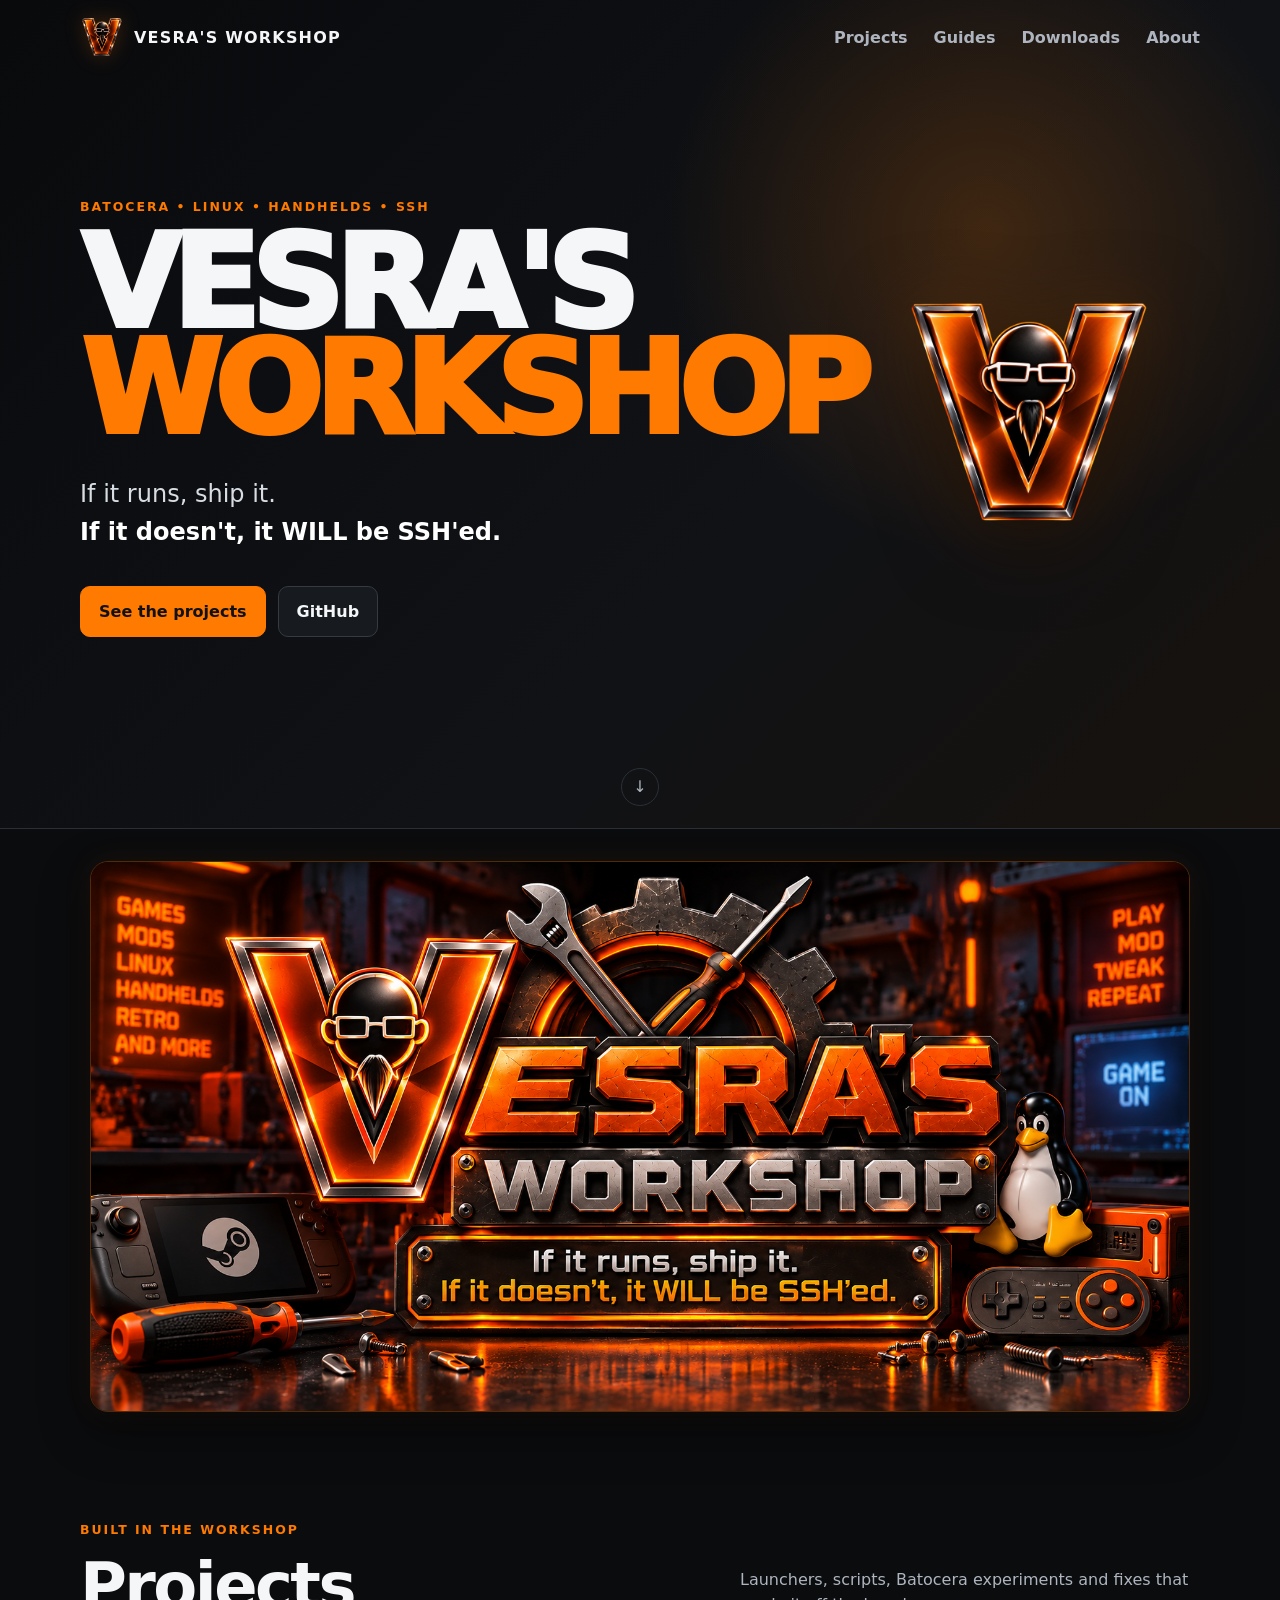
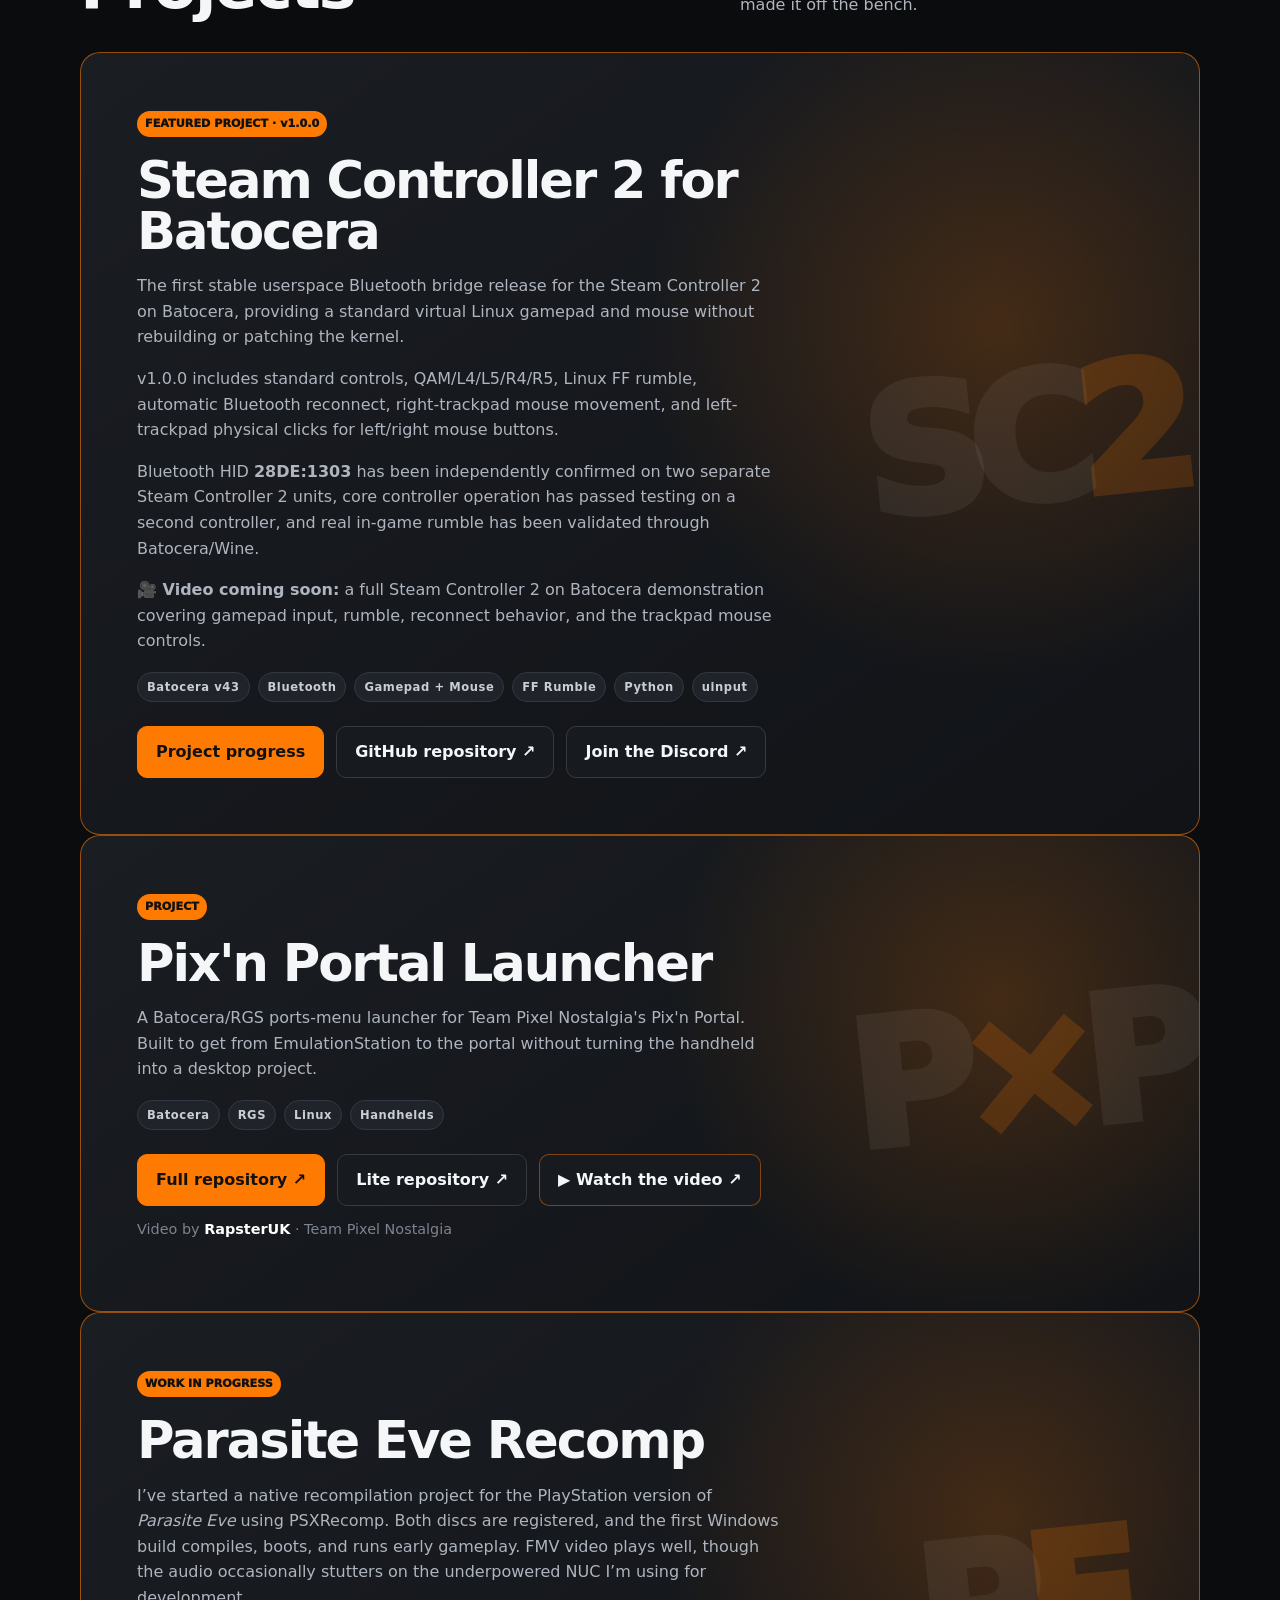
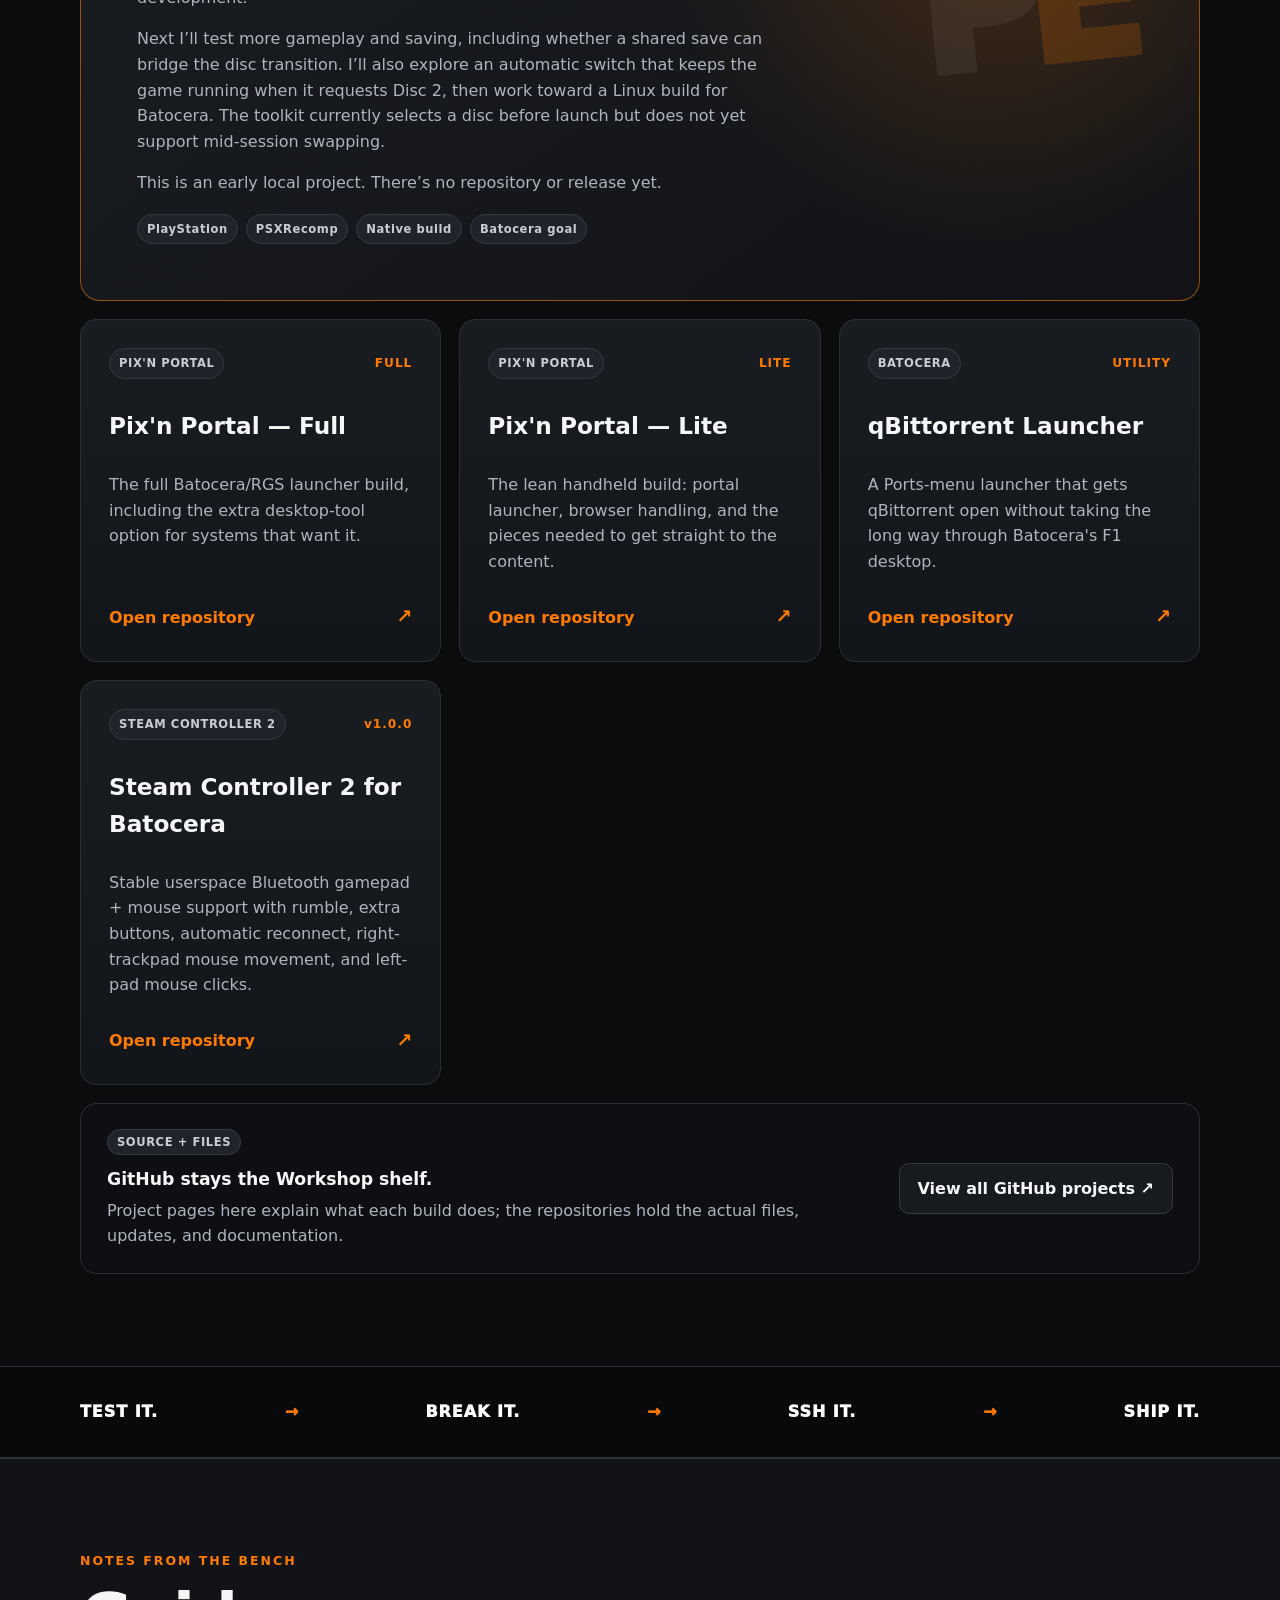
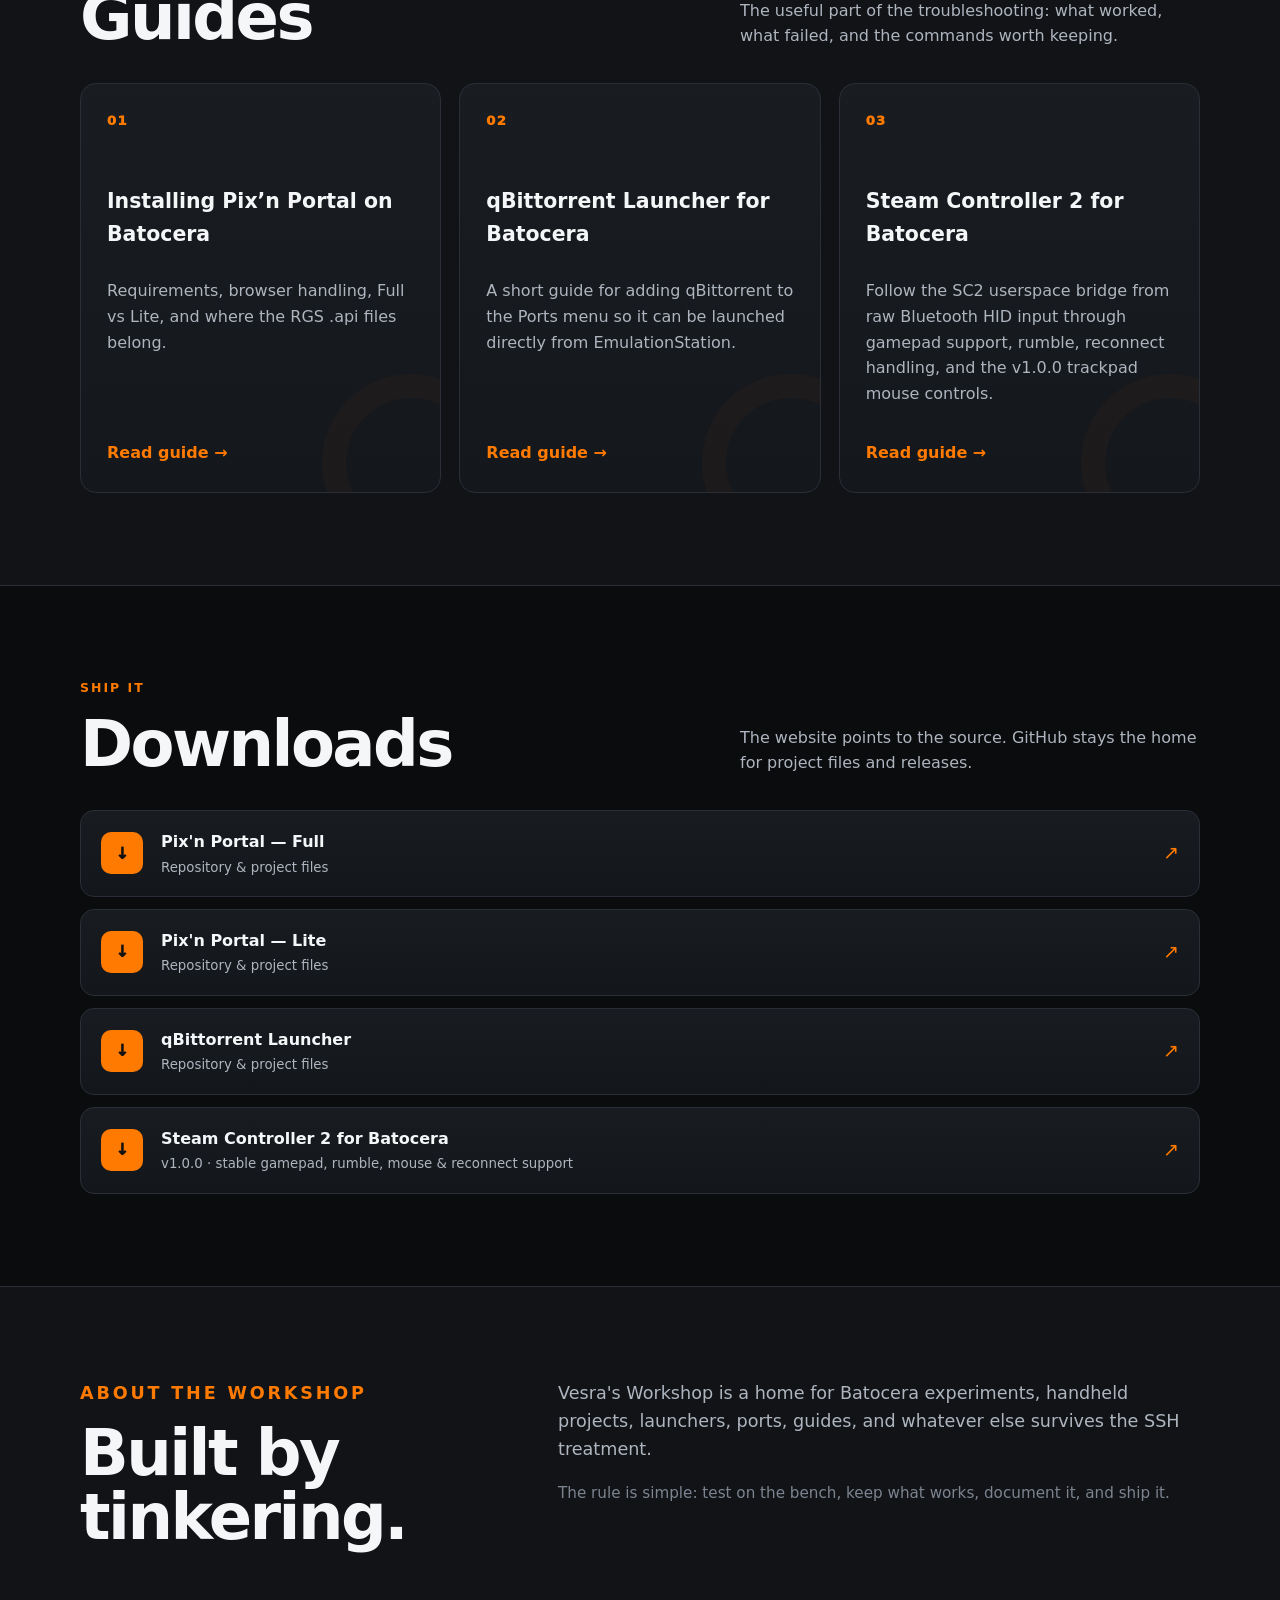
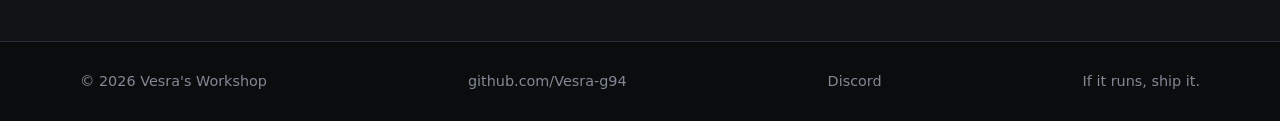
<file: index.html>
<!doctype html>
<html lang="en">
<head>
  <meta charset="utf-8">
  <meta name="viewport" content="width=device-width, initial-scale=1">
  <meta name="description" content="Vesra's Workshop — Batocera projects, launchers, guides, downloads, and experiments built for handhelds and Linux gaming.">
  <meta name="theme-color" content="#0b0c0e">
  <title>Vesra's Workshop</title>
  <meta property="og:title" content="Vesra's Workshop">
  <meta property="og:description" content="Batocera, Linux, handhelds, SSH, launchers, guides, and projects from Vesra's Workshop.">
  <meta property="og:type" content="website">
  <meta property="og:url" content="https://vesra-g94.github.io/">
  <meta property="og:image" content="https://vesra-g94.github.io/assets/workshop-banner.png">
  <meta name="twitter:card" content="summary_large_image">
  <meta name="twitter:title" content="Vesra's Workshop">
  <meta name="twitter:description" content="Batocera, Linux, handhelds, SSH, launchers, guides, and projects from Vesra's Workshop.">
  <meta name="twitter:image" content="https://vesra-g94.github.io/assets/workshop-banner.png">
  <link rel="stylesheet" href="styles.css">
</head>
<body>
  <header class="hero" id="top">
    <nav class="nav wrap">
      <a class="brand" href="#top"><img class="brand-logo" src="assets/vesra-logo.png" alt="Vesra logo"> <span>VESRA'S WORKSHOP</span></a>
      <div class="navlinks">
        <a href="#projects">Projects</a>
        <a href="#guides">Guides</a>
        <a href="#downloads">Downloads</a>
        <a href="#about">About</a>
      </div>
    </nav>

    <div class="hero-grid wrap">
      <div class="hero-content">
        <p class="eyebrow">BATOCERA • LINUX • HANDHELDS • SSH</p>
        <h1>VESRA'S<br><span>WORKSHOP</span></h1>
        <p class="tagline">If it runs, ship it.<br><strong>If it doesn't, it WILL be SSH'ed.</strong></p>
        <div class="actions">
          <a class="button primary" href="#projects">See the projects</a>
          <a class="button" href="https://github.com/Vesra-g94" target="_blank" rel="noopener">GitHub</a>
        </div>
      </div>
      <div class="hero-logo-wrap" aria-hidden="true">
        <img class="hero-logo" src="assets/vesra-logo.png" alt="">
      </div>
    </div>

    <a class="scroll-cue" href="#projects" aria-label="Scroll to projects">↓</a>
  </header>

  <main>
    
  <section class="workshop-showcase" aria-label="Vesra's Workshop banner">
    <div class="wrap" style="text-align:center;">
      <img src="assets/workshop-banner.png" alt="Vesra's Workshop — If it runs, ship it. If it doesn't, it WILL be SSH'ed." loading="lazy" style="display:block;width:min(100%,1100px);height:auto;margin:0 auto;">
    </div>
  </section>

<section id="projects" class="section wrap">
      <div class="section-heading split-heading">
        <div>
          <p class="eyebrow">BUILT IN THE WORKSHOP</p>
          <h2>Projects</h2>
        </div>
        <p class="section-copy">Launchers, scripts, Batocera experiments and fixes that made it off the bench.</p>
      </div>

      <article class="project-hero" aria-label="Current active project">
        <div class="project-hero-copy">
          <div class="badge">FEATURED PROJECT · v1.0.0</div>
          <h3>Steam Controller 2 for Batocera</h3>
          <p>The first stable userspace Bluetooth bridge release for the Steam Controller 2 on Batocera, providing a standard virtual Linux gamepad and mouse without rebuilding or patching the kernel.</p>
          <p>v1.0.0 includes standard controls, QAM/L4/L5/R4/R5, Linux FF rumble, automatic Bluetooth reconnect, right-trackpad mouse movement, and left-trackpad physical clicks for left/right mouse buttons.</p>
          <p>Bluetooth HID <strong>28DE:1303</strong> has been independently confirmed on two separate Steam Controller 2 units, core controller operation has passed testing on a second controller, and real in-game rumble has been validated through Batocera/Wine.</p>
          <p><strong>🎥 Video coming soon:</strong> a full Steam Controller 2 on Batocera demonstration covering gamepad input, rumble, reconnect behavior, and the trackpad mouse controls.</p>
          <div class="project-tags">
            <span>Batocera v43</span><span>Bluetooth</span><span>Gamepad + Mouse</span><span>FF Rumble</span><span>Python</span><span>uinput</span>
          </div>
          <div class="actions compact">
            <a class="button primary" href="guides/steam-controller-2-bridge.html">Project progress</a>
            <a class="button" href="https://github.com/Vesra-g94/Steam-Controller-2-for-batocera" target="_blank" rel="noopener">GitHub repository ↗</a>
            <a class="button" href="https://discord.gg/FuPFeDrry" target="_blank" rel="noopener">Join the Discord ↗</a>
          </div>
        </div>
        <div class="project-mark" aria-hidden="true">SC<span>2</span></div>
      </article>


      <article class="project-hero">
        <div class="project-hero-copy">
          <div class="badge">PROJECT</div>
          <h3>Pix'n Portal Launcher</h3>
          <p>A Batocera/RGS ports-menu launcher for Team Pixel Nostalgia's Pix'n Portal. Built to get from EmulationStation to the portal without turning the handheld into a desktop project.</p>
          <div class="project-tags">
            <span>Batocera</span><span>RGS</span><span>Linux</span><span>Handhelds</span>
          </div>
          <div class="actions compact">
            <a class="button primary" href="https://github.com/Vesra-g94/pixn-portal-full" target="_blank" rel="noopener">Full repository ↗</a>
            <a class="button" href="https://github.com/Vesra-g94/pixn-portal-lite" target="_blank" rel="noopener">Lite repository ↗</a>
            <a class="button video-button" href="https://youtu.be/FXvD-t4NhRM" target="_blank" rel="noopener">▶ Watch the video ↗</a>
          </div>
          <p class="video-credit">Video by <a href="https://www.youtube.com/@rapsters-tech-hangout" target="_blank" rel="noopener"><strong>RapsterUK</strong></a> · <a href="https://github.com/PixelNostalgia" target="_blank" rel="noopener">Team Pixel Nostalgia</a></p>
        </div>
        <div class="project-mark" aria-hidden="true">P<span>×</span>P</div>
      </article>


      <article class="project-hero" aria-label="Parasite Eve recompilation progress">
        <div class="project-hero-copy">
          <div class="badge">WORK IN PROGRESS</div>
          <h3>Parasite Eve Recomp</h3>
          <p>I’ve started a native recompilation project for the PlayStation version of <em>Parasite Eve</em> using PSXRecomp. Both discs are registered, and the first Windows build compiles, boots, and runs early gameplay. FMV video plays well, though the audio occasionally stutters on the underpowered NUC I’m using for development.</p>
          <p>Next I’ll test more gameplay and saving, including whether a shared save can bridge the disc transition. I’ll also explore an automatic switch that keeps the game running when it requests Disc 2, then work toward a Linux build for Batocera. The toolkit currently selects a disc before launch but does not yet support mid-session swapping.</p>
          <p>This is an early local project. There’s no repository or release yet.</p>
          <div class="project-tags">
            <span>PlayStation</span><span>PSXRecomp</span><span>Native build</span><span>Batocera goal</span>
          </div>
        </div>
        <div class="project-mark" aria-hidden="true">P<span>E</span></div>
      </article>

      <div class="repo-grid">
        <a class="repo-card" href="https://github.com/Vesra-g94/pixn-portal-full" target="_blank" rel="noopener">
          <div class="repo-card-top"><span class="mini-badge">PIX'N PORTAL</span><span class="status">FULL</span></div>
          <h3>Pix'n Portal — Full</h3>
          <p>The full Batocera/RGS launcher build, including the extra desktop-tool option for systems that want it.</p>
          <div class="repo-footer"><span>Open repository</span><span class="repo-arrow">↗</span></div>
        </a>

        <a class="repo-card" href="https://github.com/Vesra-g94/pixn-portal-lite" target="_blank" rel="noopener">
          <div class="repo-card-top"><span class="mini-badge">PIX'N PORTAL</span><span class="status">LITE</span></div>
          <h3>Pix'n Portal — Lite</h3>
          <p>The lean handheld build: portal launcher, browser handling, and the pieces needed to get straight to the content.</p>
          <div class="repo-footer"><span>Open repository</span><span class="repo-arrow">↗</span></div>
        </a>

        <a class="repo-card" href="https://github.com/Vesra-g94/qBittorrent-launcher" target="_blank" rel="noopener">
          <div class="repo-card-top"><span class="mini-badge">BATOCERA</span><span class="status">UTILITY</span></div>
          <h3>qBittorrent Launcher</h3>
          <p>A Ports-menu launcher that gets qBittorrent open without taking the long way through Batocera's F1 desktop.</p>
          <div class="repo-footer"><span>Open repository</span><span class="repo-arrow">↗</span></div>
        </a>

        <a class="repo-card" href="https://github.com/Vesra-g94/Steam-Controller-2-for-batocera" target="_blank" rel="noopener">
          <div class="repo-card-top"><span class="mini-badge">STEAM CONTROLLER 2</span><span class="status">v1.0.0</span></div>
          <h3>Steam Controller 2 for Batocera</h3>
          <p>Stable userspace Bluetooth gamepad + mouse support with rumble, extra buttons, automatic reconnect, right-trackpad mouse movement, and left-pad mouse clicks.</p>
          <div class="repo-footer"><span>Open repository</span><span class="repo-arrow">↗</span></div>
        </a>
      </div>

      <div class="github-strip">
        <div>
          <span class="mini-badge">SOURCE + FILES</span>
          <strong>GitHub stays the Workshop shelf.</strong>
          <p>Project pages here explain what each build does; the repositories hold the actual files, updates, and documentation.</p>
        </div>
        <a class="button" href="https://github.com/Vesra-g94" target="_blank" rel="noopener">View all GitHub projects ↗</a>
      </div>
    </section>

    <section class="manifesto">
      <div class="wrap manifesto-inner">
        <p>TEST IT.</p><span>→</span><p>BREAK IT.</p><span>→</span><p>SSH IT.</p><span>→</span><p>SHIP IT.</p>
      </div>
    </section>

    <section id="guides" class="section section-dark">
      <div class="wrap">
        <div class="section-heading split-heading">
          <div>
            <p class="eyebrow">NOTES FROM THE BENCH</p>
            <h2>Guides</h2>
          </div>
          <p class="section-copy">The useful part of the troubleshooting: what worked, what failed, and the commands worth keeping.</p>
        </div>

        <div class="grid guide-grid">
          <a class="panel numbered guide-card" href="guides/pixn-portal.html">
            <span class="number">01</span>
            <h3>Installing Pix’n Portal on Batocera</h3>
            <p>Requirements, browser handling, Full vs Lite, and where the RGS .api files belong.</p>
            <span class="text-link">Read guide →</span>
          </a>
          <a class="panel numbered guide-card" href="guides/qbittorrent.html">
            <span class="number">02</span>
            <h3>qBittorrent Launcher for Batocera</h3>
            <p>A short guide for adding qBittorrent to the Ports menu so it can be launched directly from EmulationStation.</p>
            <span class="text-link">Read guide →</span>
          </a>
          <a class="panel numbered guide-card" href="guides/steam-controller-2-bridge.html">
            <span class="number">03</span>
            <h3>Steam Controller 2 for Batocera</h3>
            <p>Follow the SC2 userspace bridge from raw Bluetooth HID input through gamepad support, rumble, reconnect handling, and the v1.0.0 trackpad mouse controls.</p>
            <span class="text-link">Read guide →</span>
          </a>
        </div>
      </div>
    </section>

    <section id="downloads" class="section wrap">
      <div class="section-heading split-heading">
        <div>
          <p class="eyebrow">SHIP IT</p>
          <h2>Downloads</h2>
        </div>
        <p class="section-copy">The website points to the source. GitHub stays the home for project files and releases.</p>
      </div>

      <div class="download-grid">
        <a class="download-card" href="https://github.com/Vesra-g94/pixn-portal-full" target="_blank" rel="noopener">
          <span class="download-icon">↓</span>
          <div><strong>Pix'n Portal — Full</strong><small>Repository & project files</small></div>
          <span class="arrow">↗</span>
        </a>
        <a class="download-card" href="https://github.com/Vesra-g94/pixn-portal-lite" target="_blank" rel="noopener">
          <span class="download-icon">↓</span>
          <div><strong>Pix'n Portal — Lite</strong><small>Repository & project files</small></div>
          <span class="arrow">↗</span>
        </a>
        <a class="download-card" href="https://github.com/Vesra-g94/qBittorrent-launcher" target="_blank" rel="noopener">
          <span class="download-icon">↓</span>
          <div><strong>qBittorrent Launcher</strong><small>Repository & project files</small></div>
          <span class="arrow">↗</span>
        </a>

        <a class="download-card" href="https://github.com/Vesra-g94/Steam-Controller-2-for-batocera" target="_blank" rel="noopener">
          <span class="download-icon">↓</span>
          <div><strong>Steam Controller 2 for Batocera</strong><small>v1.0.0 · stable gamepad, rumble, mouse & reconnect support</small></div>
          <span class="arrow">↗</span>
        </a>
      </div>
    </section>

    <section id="about" class="section section-dark">
      <div class="wrap about">
        <div>
          <p class="eyebrow">ABOUT THE WORKSHOP</p>
          <h2>Built by tinkering.</h2>
        </div>
        <div>
          <p>Vesra's Workshop is a home for Batocera experiments, handheld projects, launchers, ports, guides, and whatever else survives the SSH treatment.</p>
          <p class="about-small">The rule is simple: test on the bench, keep what works, document it, and ship it.</p>
        </div>
      </div>
    </section>
  </main>

  <footer>
    <div class="wrap footer-inner">
      <span>© <span id="year"></span> Vesra's Workshop</span>
      <a href="https://github.com/Vesra-g94" target="_blank" rel="noopener">github.com/Vesra-g94</a>
      <a href="https://discord.gg/FuPFeDrry" target="_blank" rel="noopener">Discord</a>
      <span>If it runs, ship it.</span>
    </div>
  </footer>

  <script src="script.js"></script>
</body>
</html>
</file>
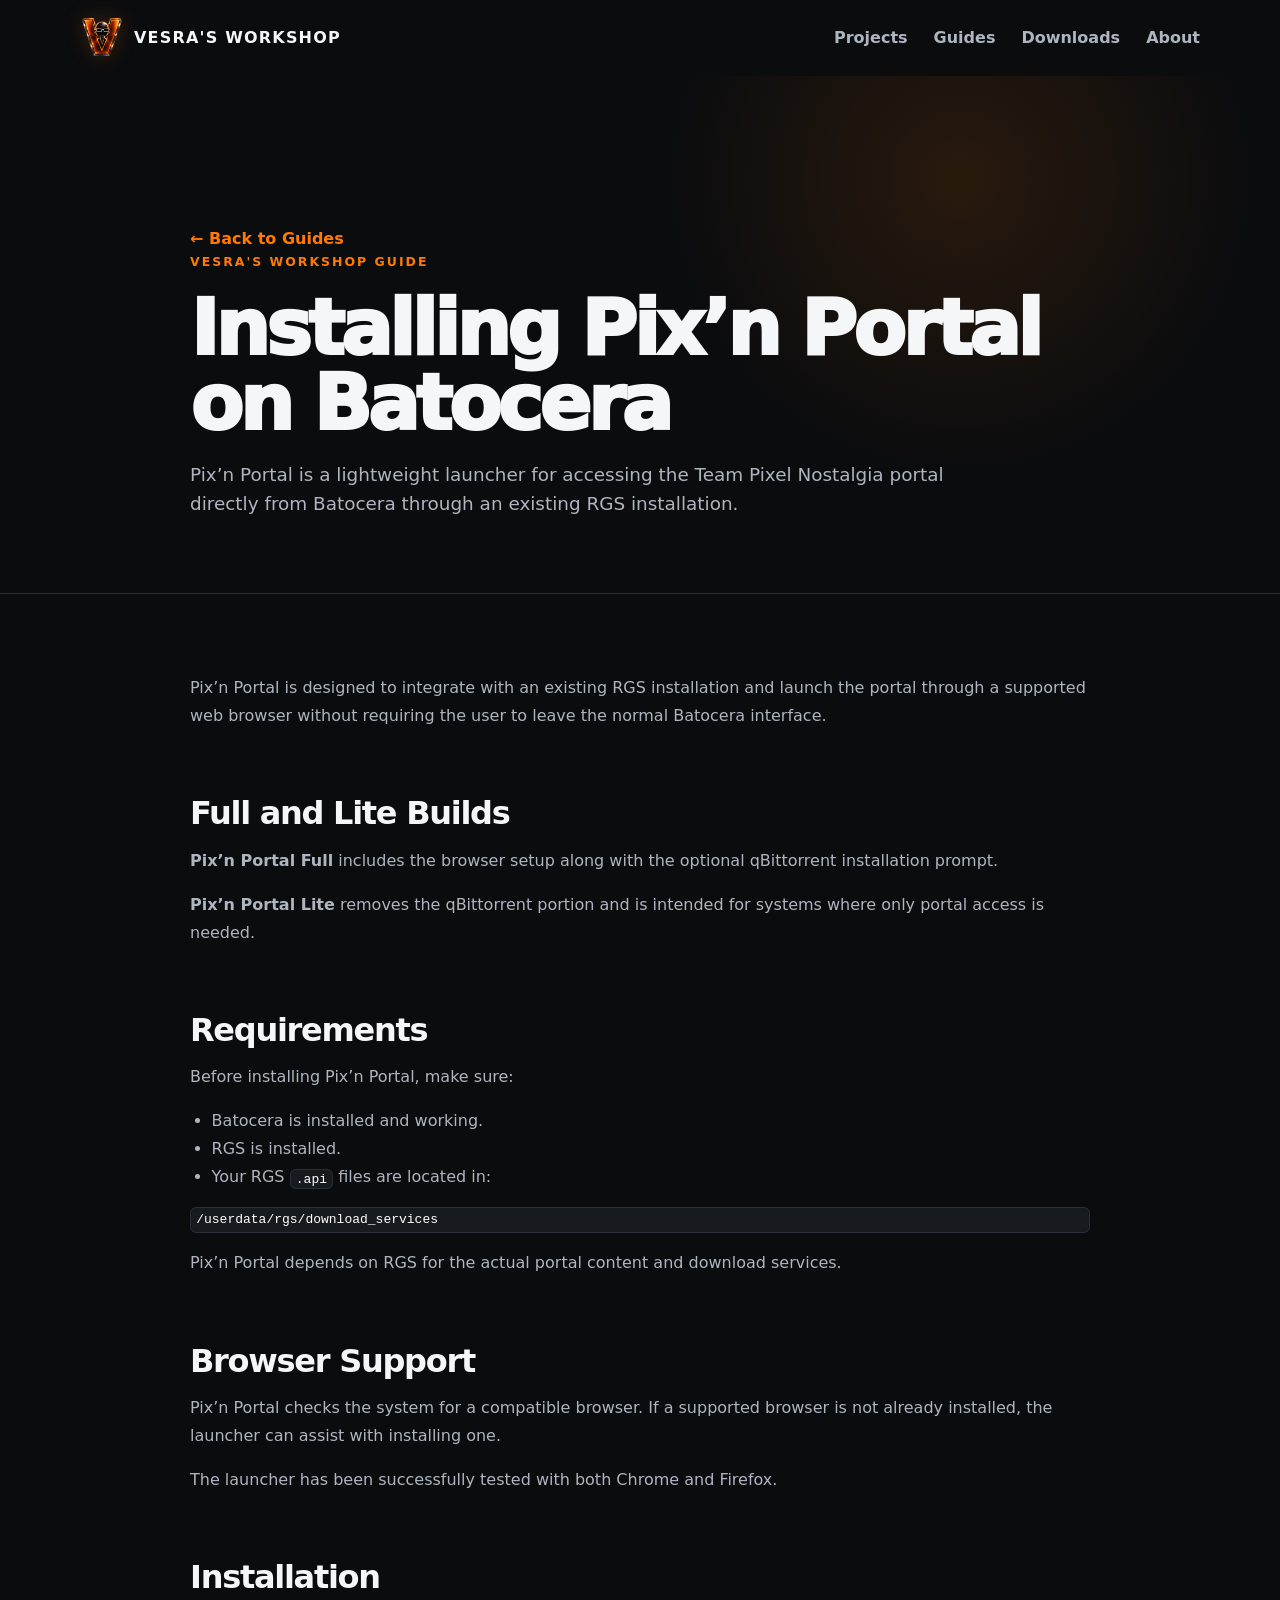
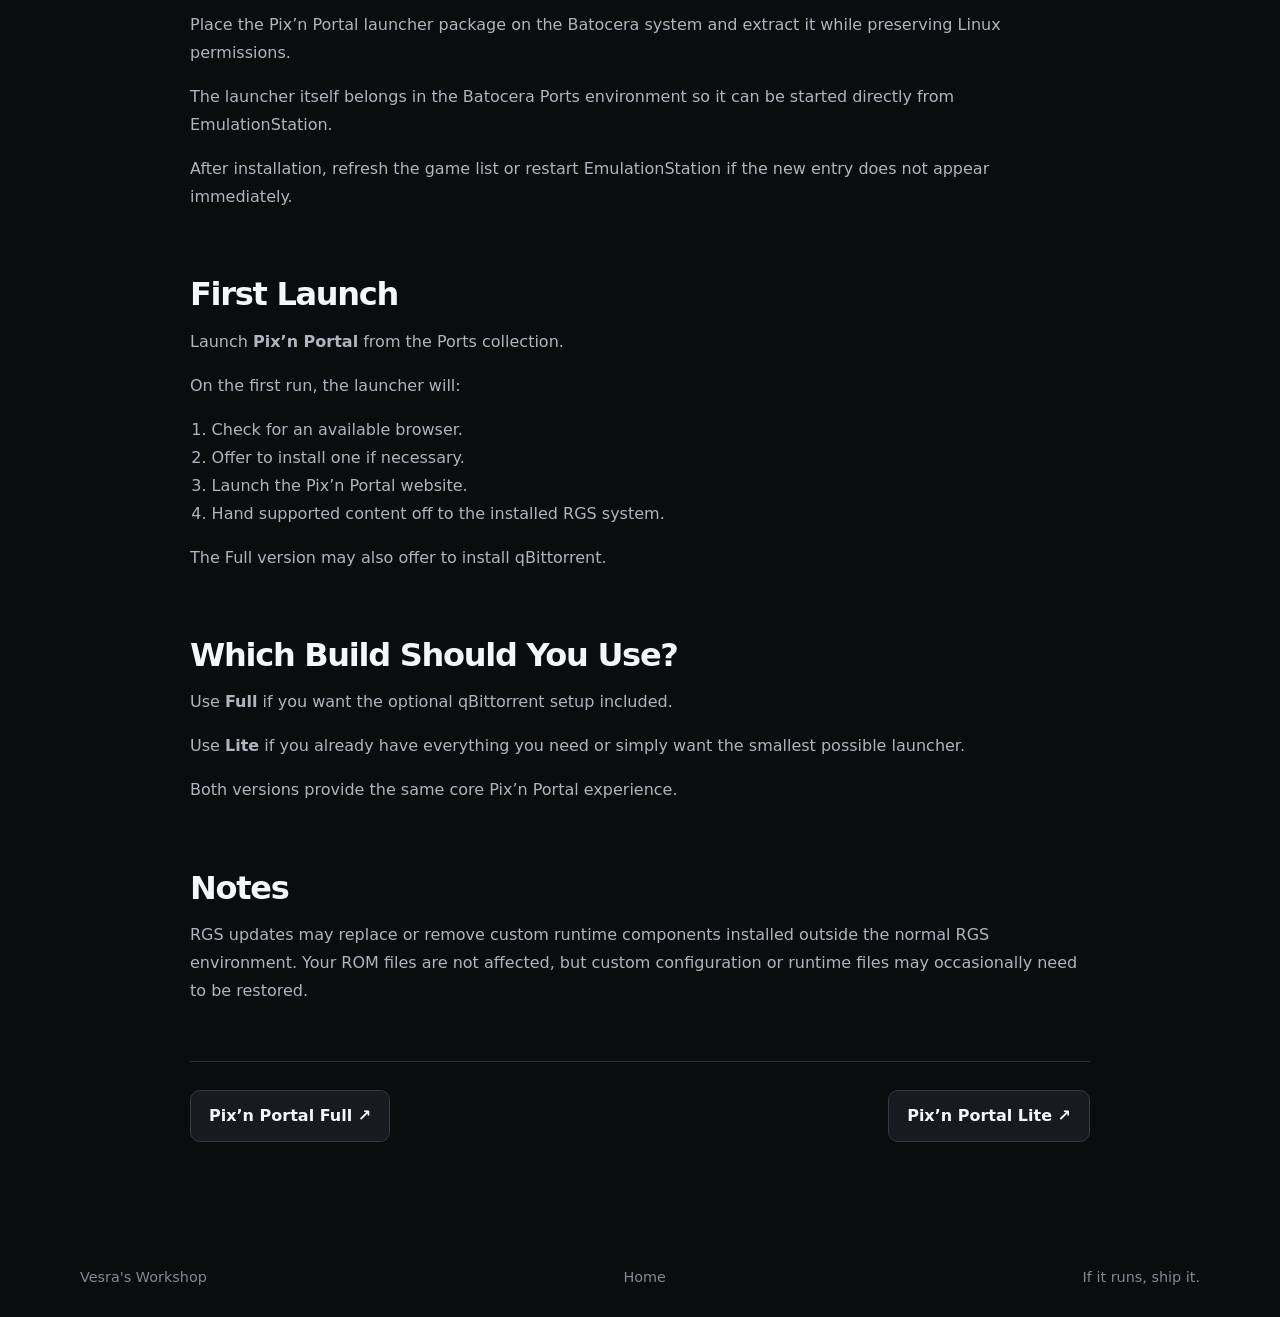
<file: guides/pixn-portal.html>
<!doctype html>
<html lang="en">
<head>
  <meta charset="utf-8">
  <meta name="viewport" content="width=device-width, initial-scale=1">
  <meta name="description" content="Installing Pix'n Portal on Batocera — requirements, browser support, Full vs Lite, and RGS setup.">
  <meta name="theme-color" content="#0b0c0e">
  <title>Installing Pix’n Portal on Batocera | Vesra's Workshop</title>
  <link rel="stylesheet" href="../styles.css">
</head>
<body>
  <nav class="nav wrap">
    <a class="brand" href="../index.html"><img class="brand-logo" src="../assets/vesra-logo.png" alt="Vesra logo"> <span>VESRA'S WORKSHOP</span></a>
    <div class="navlinks"><a href="../index.html#projects">Projects</a><a href="../index.html#guides">Guides</a><a href="../index.html#downloads">Downloads</a><a href="../index.html#about">About</a></div>
  </nav>

  <header class="article-hero">
    <div class="wrap article-shell">
      <a class="breadcrumb" href="../index.html#guides">← Back to Guides</a>
      <p class="eyebrow">VESRA'S WORKSHOP GUIDE</p>
      <h1>Installing Pix’n Portal on Batocera</h1>
      <p class="lede">Pix’n Portal is a lightweight launcher for accessing the Team Pixel Nostalgia portal directly from Batocera through an existing RGS installation.</p>
    </div>
  </header>

  <main class="wrap article-shell article-body">
    <p>Pix’n Portal is designed to integrate with an existing RGS installation and launch the portal through a supported web browser without requiring the user to leave the normal Batocera interface.</p>

    <h2>Full and Lite Builds</h2>
    <p><strong>Pix’n Portal Full</strong> includes the browser setup along with the optional qBittorrent installation prompt.</p>
    <p><strong>Pix’n Portal Lite</strong> removes the qBittorrent portion and is intended for systems where only portal access is needed.</p>

    <h2>Requirements</h2>
    <p>Before installing Pix’n Portal, make sure:</p>
    <ul>
      <li>Batocera is installed and working.</li>
      <li>RGS is installed.</li>
      <li>Your RGS <code>.api</code> files are located in:</li>
    </ul>
    <code class="codeblock">/userdata/rgs/download_services</code>
    <p>Pix’n Portal depends on RGS for the actual portal content and download services.</p>

    <h2>Browser Support</h2>
    <p>Pix’n Portal checks the system for a compatible browser. If a supported browser is not already installed, the launcher can assist with installing one.</p>
    <p>The launcher has been successfully tested with both Chrome and Firefox.</p>

    <h2>Installation</h2>
    <p>Place the Pix’n Portal launcher package on the Batocera system and extract it while preserving Linux permissions.</p>
    <p>The launcher itself belongs in the Batocera Ports environment so it can be started directly from EmulationStation.</p>
    <p>After installation, refresh the game list or restart EmulationStation if the new entry does not appear immediately.</p>

    <h2>First Launch</h2>
    <p>Launch <strong>Pix’n Portal</strong> from the Ports collection.</p>
    <p>On the first run, the launcher will:</p>
    <ol>
      <li>Check for an available browser.</li>
      <li>Offer to install one if necessary.</li>
      <li>Launch the Pix’n Portal website.</li>
      <li>Hand supported content off to the installed RGS system.</li>
    </ol>
    <p>The Full version may also offer to install qBittorrent.</p>

    <h2>Which Build Should You Use?</h2>
    <p>Use <strong>Full</strong> if you want the optional qBittorrent setup included.</p>
    <p>Use <strong>Lite</strong> if you already have everything you need or simply want the smallest possible launcher.</p>
    <p>Both versions provide the same core Pix’n Portal experience.</p>

    <h2>Notes</h2>
    <p>RGS updates may replace or remove custom runtime components installed outside the normal RGS environment. Your ROM files are not affected, but custom configuration or runtime files may occasionally need to be restored.</p>

    <div class="article-nav">
      <a class="button" href="https://github.com/Vesra-g94/pixn-portal-full" target="_blank" rel="noopener">Pix’n Portal Full ↗</a>
      <a class="button" href="https://github.com/Vesra-g94/pixn-portal-lite" target="_blank" rel="noopener">Pix’n Portal Lite ↗</a>
    </div>
  </main>

  <footer><div class="wrap footer-inner"><span>Vesra's Workshop</span><a href="../index.html">Home</a><span>If it runs, ship it.</span></div></footer>
</body>
</html>
</file>
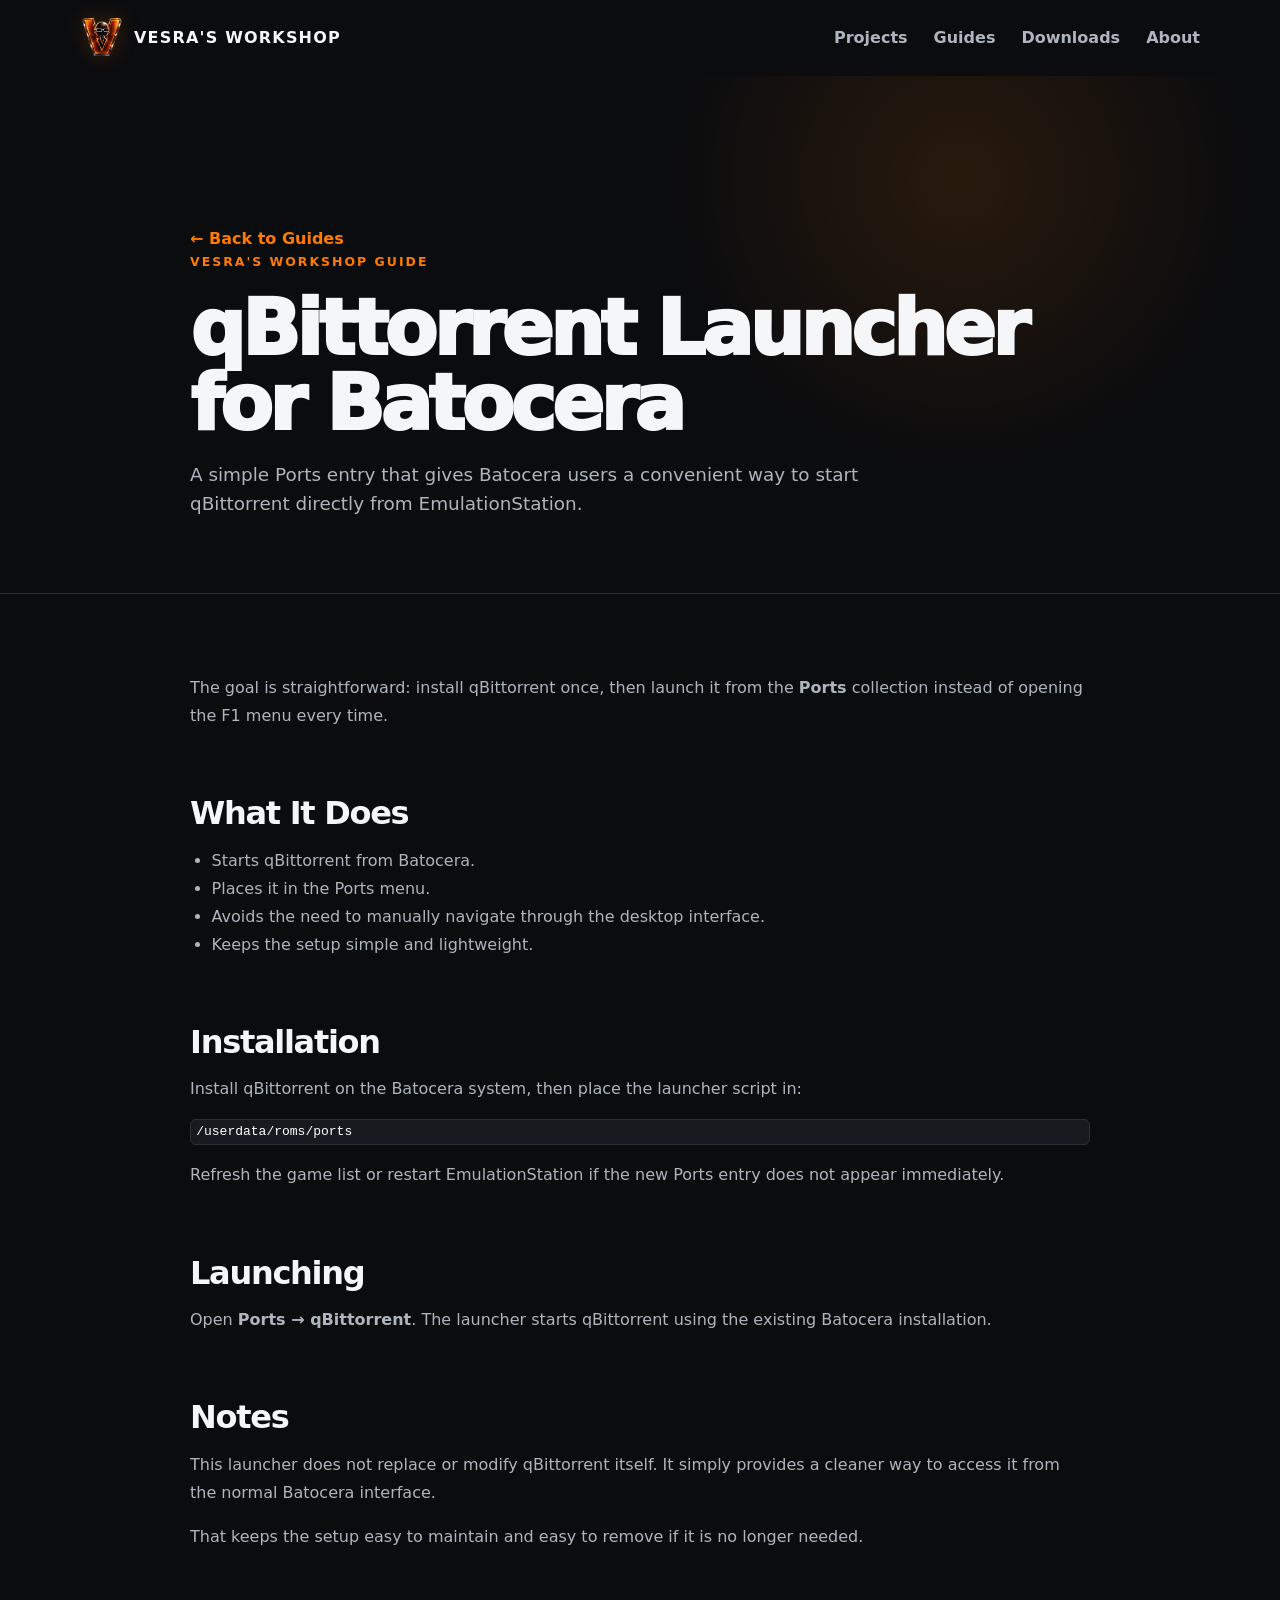
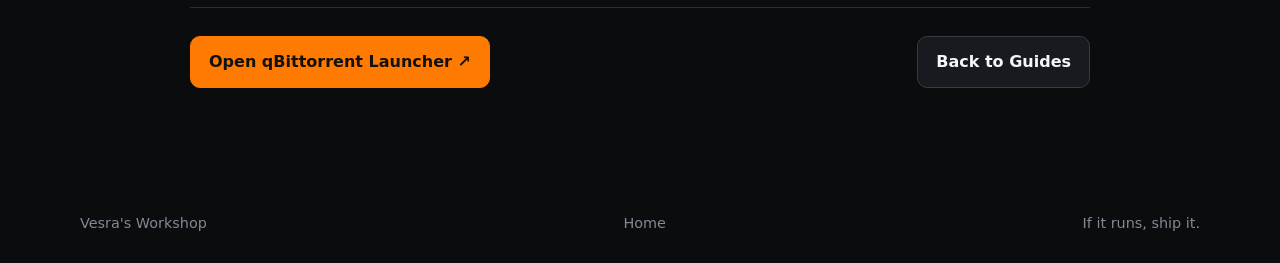
<file: guides/qbittorrent.html>
<!doctype html>
<html lang="en">
<head>
  <meta charset="utf-8">
  <meta name="viewport" content="width=device-width, initial-scale=1">
  <meta name="description" content="A short guide to launching qBittorrent directly from the Batocera Ports menu.">
  <meta name="theme-color" content="#0b0c0e">
  <title>qBittorrent Launcher for Batocera | Vesra's Workshop</title>
  <link rel="stylesheet" href="../styles.css">
</head>
<body>
  <nav class="nav wrap">
    <a class="brand" href="../index.html"><img class="brand-logo" src="../assets/vesra-logo.png" alt="Vesra logo"> <span>VESRA'S WORKSHOP</span></a>
    <div class="navlinks"><a href="../index.html#projects">Projects</a><a href="../index.html#guides">Guides</a><a href="../index.html#downloads">Downloads</a><a href="../index.html#about">About</a></div>
  </nav>

  <header class="article-hero">
    <div class="wrap article-shell">
      <a class="breadcrumb" href="../index.html#guides">← Back to Guides</a>
      <p class="eyebrow">VESRA'S WORKSHOP GUIDE</p>
      <h1>qBittorrent Launcher for Batocera</h1>
      <p class="lede">A simple Ports entry that gives Batocera users a convenient way to start qBittorrent directly from EmulationStation.</p>
    </div>
  </header>

  <main class="wrap article-shell article-body">
    <p>The goal is straightforward: install qBittorrent once, then launch it from the <strong>Ports</strong> collection instead of opening the F1 menu every time.</p>

    <h2>What It Does</h2>
    <ul>
      <li>Starts qBittorrent from Batocera.</li>
      <li>Places it in the Ports menu.</li>
      <li>Avoids the need to manually navigate through the desktop interface.</li>
      <li>Keeps the setup simple and lightweight.</li>
    </ul>

    <h2>Installation</h2>
    <p>Install qBittorrent on the Batocera system, then place the launcher script in:</p>
    <code class="codeblock">/userdata/roms/ports</code>
    <p>Refresh the game list or restart EmulationStation if the new Ports entry does not appear immediately.</p>

    <h2>Launching</h2>
    <p>Open <strong>Ports → qBittorrent</strong>. The launcher starts qBittorrent using the existing Batocera installation.</p>

    <h2>Notes</h2>
    <p>This launcher does not replace or modify qBittorrent itself. It simply provides a cleaner way to access it from the normal Batocera interface.</p>
    <p>That keeps the setup easy to maintain and easy to remove if it is no longer needed.</p>

    <div class="article-nav">
      <a class="button primary" href="https://github.com/Vesra-g94/qBittorrent-launcher" target="_blank" rel="noopener">Open qBittorrent Launcher ↗</a>
      <a class="button" href="../index.html#guides">Back to Guides</a>
    </div>
  </main>

  <footer><div class="wrap footer-inner"><span>Vesra's Workshop</span><a href="../index.html">Home</a><span>If it runs, ship it.</span></div></footer>
</body>
</html>
</file>
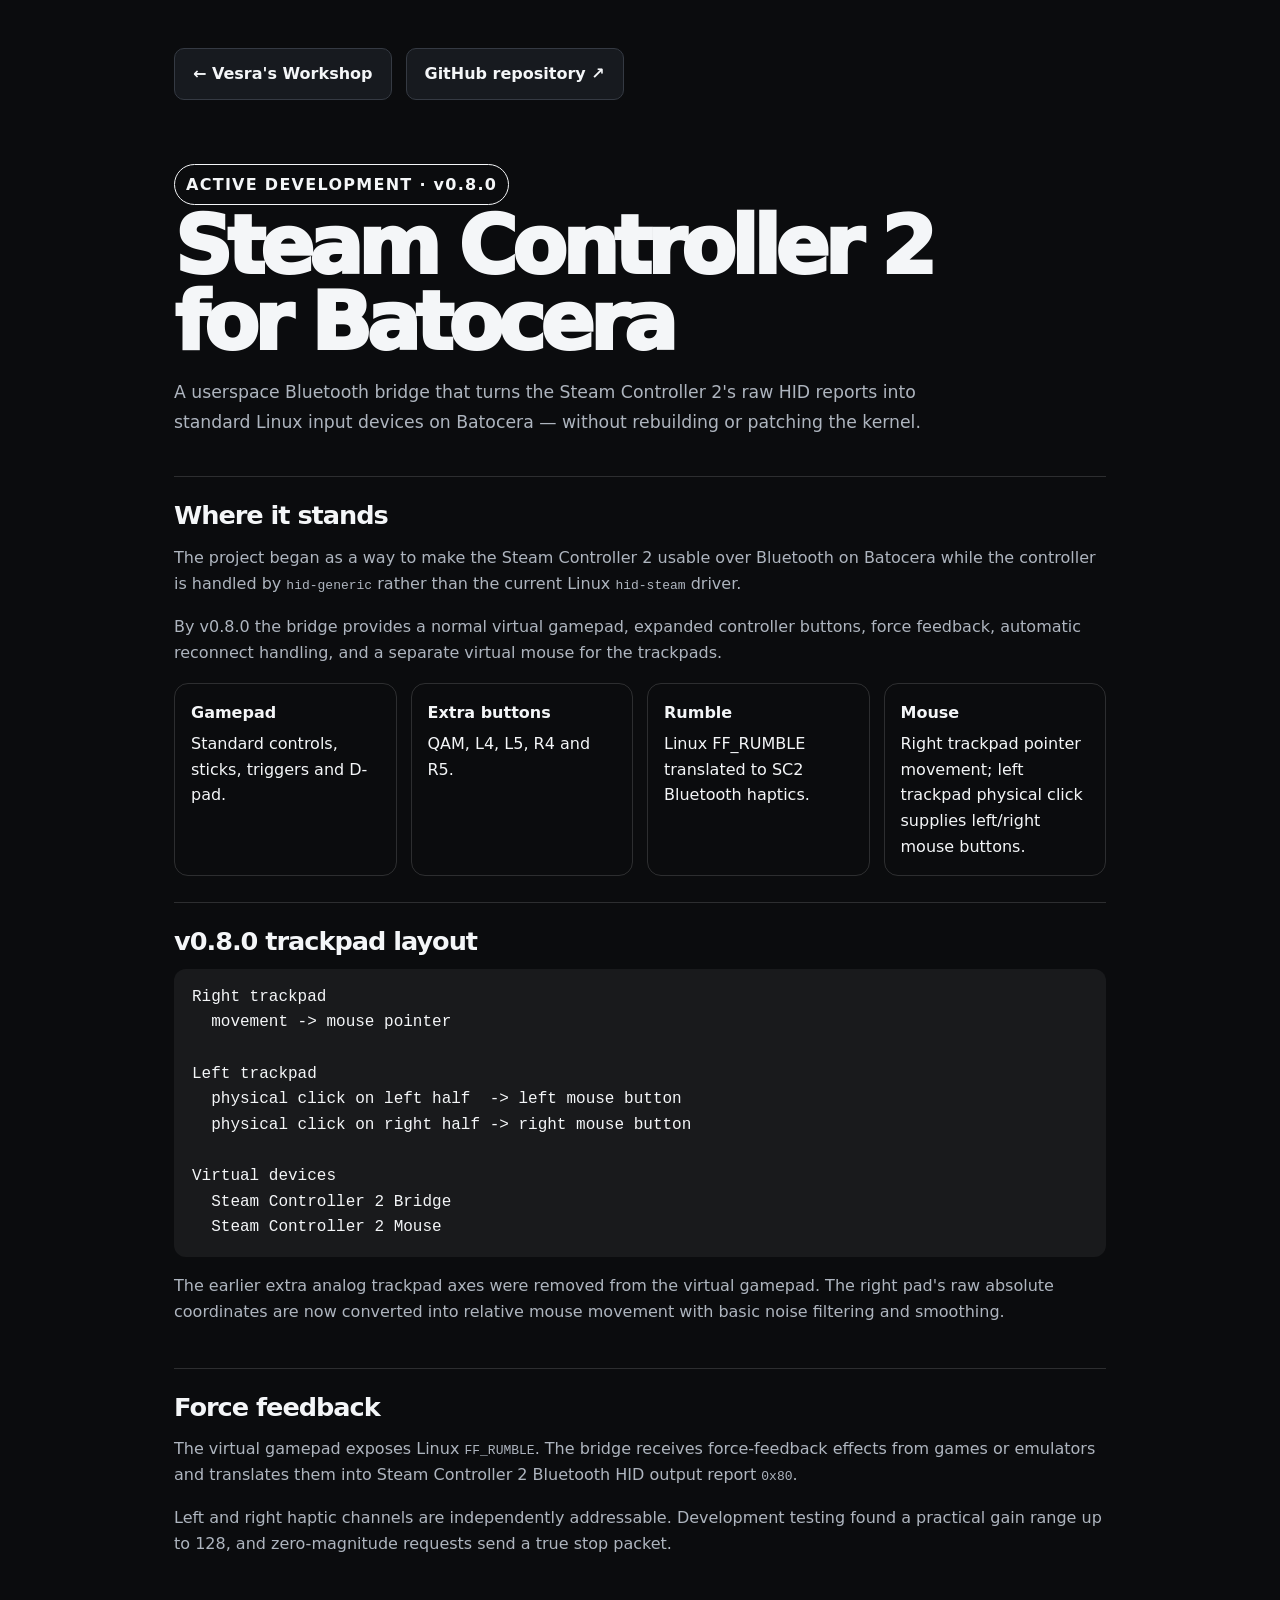
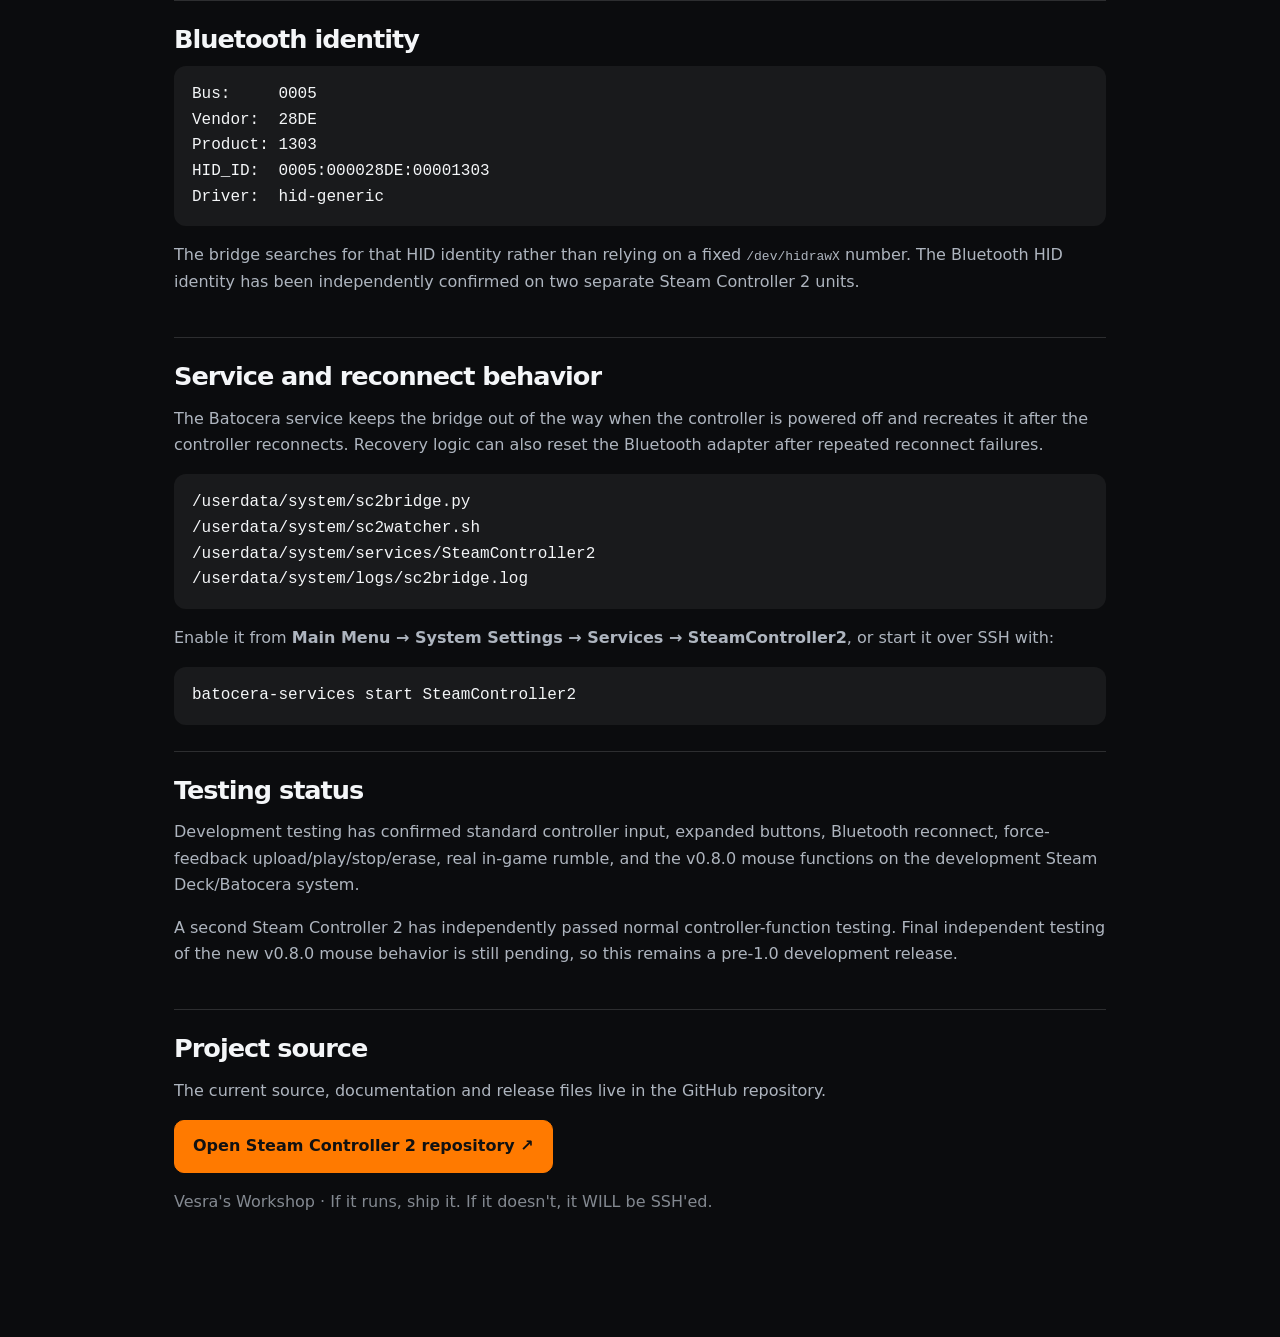
<file: guides/steam-controller-2-bridge.html>
<!doctype html>
<html lang="en">
<head>
  <meta charset="utf-8">
  <meta name="viewport" content="width=device-width, initial-scale=1">
  <meta name="description" content="Steam Controller 2 for Batocera — v0.8.0 project progress from Vesra's Workshop.">
  <meta name="theme-color" content="#0b0c0e">
  <title>Steam Controller 2 for Batocera — Vesra's Workshop</title>
  <link rel="stylesheet" href="../styles.css">
  <style>
    .guide-wrap{max-width:980px;margin:0 auto;padding:48px 24px 80px}
    .guide-top{display:flex;gap:14px;flex-wrap:wrap;margin-bottom:28px}
    .guide-top a{text-decoration:none}
    .guide-hero{padding:36px 0 22px}
    .guide-hero h1{margin:.25rem 0 1rem;font-size:clamp(2.2rem,7vw,5rem);line-height:.95}
    .guide-hero p{max-width:760px;font-size:1.08rem;line-height:1.7}
    .version-pill{display:inline-block;padding:7px 11px;border:1px solid currentColor;border-radius:999px;font-weight:700;letter-spacing:.08em}
    .guide-section{padding:26px 0;border-top:1px solid rgba(255,255,255,.14)}
    .guide-section h2{margin:0 0 14px;font-size:1.6rem}
    .guide-section h3{margin:22px 0 8px}
    .guide-section p,.guide-section li{line-height:1.65}
    .guide-section ul{padding-left:1.2rem}
    .codebox{padding:16px 18px;border-radius:12px;background:rgba(255,255,255,.06);overflow:auto;font-family:ui-monospace,SFMono-Regular,Menlo,Consolas,monospace;white-space:pre-wrap}
    .status-grid{display:grid;grid-template-columns:repeat(auto-fit,minmax(220px,1fr));gap:14px;margin-top:16px}
    .status-card{padding:16px;border:1px solid rgba(255,255,255,.14);border-radius:14px}
    .status-card strong{display:block;margin-bottom:6px}
    .muted{opacity:.74}
  </style>
</head>
<body>
  <main class="guide-wrap">
    <div class="guide-top">
      <a class="button" href="../index.html">← Vesra's Workshop</a>
      <a class="button" href="https://github.com/Vesra-g94/Steam-Controller-2-for-batocera" target="_blank" rel="noopener">GitHub repository ↗</a>
    </div>

    <header class="guide-hero">
      <span class="version-pill">ACTIVE DEVELOPMENT · v0.8.0</span>
      <h1>Steam Controller 2<br>for Batocera</h1>
      <p>A userspace Bluetooth bridge that turns the Steam Controller 2's raw HID reports into standard Linux input devices on Batocera — without rebuilding or patching the kernel.</p>
    </header>

    <section class="guide-section">
      <h2>Where it stands</h2>
      <p>The project began as a way to make the Steam Controller 2 usable over Bluetooth on Batocera while the controller is handled by <code>hid-generic</code> rather than the current Linux <code>hid-steam</code> driver.</p>
      <p>By v0.8.0 the bridge provides a normal virtual gamepad, expanded controller buttons, force feedback, automatic reconnect handling, and a separate virtual mouse for the trackpads.</p>

      <div class="status-grid">
        <div class="status-card"><strong>Gamepad</strong>Standard controls, sticks, triggers and D-pad.</div>
        <div class="status-card"><strong>Extra buttons</strong>QAM, L4, L5, R4 and R5.</div>
        <div class="status-card"><strong>Rumble</strong>Linux FF_RUMBLE translated to SC2 Bluetooth haptics.</div>
        <div class="status-card"><strong>Mouse</strong>Right trackpad pointer movement; left trackpad physical click supplies left/right mouse buttons.</div>
      </div>
    </section>

    <section class="guide-section">
      <h2>v0.8.0 trackpad layout</h2>
      <div class="codebox">Right trackpad
  movement -> mouse pointer

Left trackpad
  physical click on left half  -> left mouse button
  physical click on right half -> right mouse button

Virtual devices
  Steam Controller 2 Bridge
  Steam Controller 2 Mouse</div>
      <p>The earlier extra analog trackpad axes were removed from the virtual gamepad. The right pad's raw absolute coordinates are now converted into relative mouse movement with basic noise filtering and smoothing.</p>
    </section>

    <section class="guide-section">
      <h2>Force feedback</h2>
      <p>The virtual gamepad exposes Linux <code>FF_RUMBLE</code>. The bridge receives force-feedback effects from games or emulators and translates them into Steam Controller 2 Bluetooth HID output report <code>0x80</code>.</p>
      <p>Left and right haptic channels are independently addressable. Development testing found a practical gain range up to 128, and zero-magnitude requests send a true stop packet.</p>
    </section>

    <section class="guide-section">
      <h2>Bluetooth identity</h2>
      <div class="codebox">Bus:     0005
Vendor:  28DE
Product: 1303
HID_ID:  0005:000028DE:00001303
Driver:  hid-generic</div>
      <p>The bridge searches for that HID identity rather than relying on a fixed <code>/dev/hidrawX</code> number. The Bluetooth HID identity has been independently confirmed on two separate Steam Controller 2 units.</p>
    </section>

    <section class="guide-section">
      <h2>Service and reconnect behavior</h2>
      <p>The Batocera service keeps the bridge out of the way when the controller is powered off and recreates it after the controller reconnects. Recovery logic can also reset the Bluetooth adapter after repeated reconnect failures.</p>
      <div class="codebox">/userdata/system/sc2bridge.py
/userdata/system/sc2watcher.sh
/userdata/system/services/SteamController2
/userdata/system/logs/sc2bridge.log</div>
      <p>Enable it from <strong>Main Menu → System Settings → Services → SteamController2</strong>, or start it over SSH with:</p>
      <div class="codebox">batocera-services start SteamController2</div>
    </section>

    <section class="guide-section">
      <h2>Testing status</h2>
      <p>Development testing has confirmed standard controller input, expanded buttons, Bluetooth reconnect, force-feedback upload/play/stop/erase, real in-game rumble, and the v0.8.0 mouse functions on the development Steam Deck/Batocera system.</p>
      <p>A second Steam Controller 2 has independently passed normal controller-function testing. Final independent testing of the new v0.8.0 mouse behavior is still pending, so this remains a pre-1.0 development release.</p>
    </section>

    <section class="guide-section">
      <h2>Project source</h2>
      <p>The current source, documentation and release files live in the GitHub repository.</p>
      <p><a class="button primary" href="https://github.com/Vesra-g94/Steam-Controller-2-for-batocera" target="_blank" rel="noopener">Open Steam Controller 2 repository ↗</a></p>
      <p class="muted">Vesra's Workshop · If it runs, ship it. If it doesn't, it WILL be SSH'ed.</p>
    </section>
  </main>
</body>
</html>
</file>
<file: styles.css>
:root {
  --bg: #0b0c0e;
  --bg2: #111317;
  --panel: #181b20;
  --line: #2a2f37;
  --text: #f4f6f8;
  --muted: #aeb5bf;
  --muted2: #7c8490;
  --orange: #ff7a00;
  --orange2: #ff9b3d;
  --max: 1120px;
}

* { box-sizing: border-box; }
html { scroll-behavior: smooth; }
body {
  margin: 0;
  font-family: Inter, ui-sans-serif, system-ui, -apple-system, BlinkMacSystemFont, "Segoe UI", sans-serif;
  color: var(--text);
  background: var(--bg);
  line-height: 1.6;
}
a { color: inherit; text-decoration: none; }
.wrap { width: min(calc(100% - 40px), var(--max)); margin: 0 auto; }

.hero {
  min-height: 92vh;
  position: relative;
  overflow: hidden;
  background:
    radial-gradient(circle at 77% 28%, rgba(255,122,0,.20), transparent 28%),
    linear-gradient(135deg, #090a0c 0%, #101216 60%, #17120d 100%);
  border-bottom: 1px solid var(--line);
}
.nav {
  min-height: 76px;
  display: flex;
  align-items: center;
  justify-content: space-between;
  position: relative;
  z-index: 2;
}
.brand { font-weight: 900; letter-spacing: .075em; display: inline-flex; align-items: center; gap: 10px; }
.brand-logo {
  width: 44px;
  height: 44px;
  object-fit: contain;
  border-radius: 10px;
  filter: drop-shadow(0 0 10px rgba(255,122,0,.2));
}
.navlinks { display: flex; gap: 26px; color: var(--muted); font-weight: 650; }
.navlinks a:hover { color: var(--orange); }
.hero-grid {
  min-height: calc(92vh - 76px);
  display: grid;
  grid-template-columns: 1.15fr .85fr;
  align-items: center;
  gap: 40px;
  position: relative;
  z-index: 1;
  padding: 40px 0 110px;
}
.hero-content {
  display: flex;
  flex-direction: column;
  justify-content: center;
  align-items: flex-start;
}
.hero-logo-wrap {
  display: flex;
  align-items: center;
  justify-content: center;
  min-height: 480px;
}
.hero-logo {
  width: min(100%, 520px);
  height: auto;
  object-fit: contain;
  filter: drop-shadow(0 18px 40px rgba(0,0,0,.55)) drop-shadow(0 0 28px rgba(255,122,0,.15));
}
.eyebrow {
  color: var(--orange);
  letter-spacing: .16em;
  font-weight: 850;
  font-size: .78rem;
  margin: 0 0 14px;
}
h1 {
  font-size: clamp(4rem, 10vw, 8.8rem);
  line-height: .83;
  margin: 0;
  letter-spacing: -.065em;
  font-weight: 1000;
}
h1 span { color: var(--orange); }
.tagline {
  margin: 32px 0 0;
  font-size: clamp(1.05rem, 2vw, 1.5rem);
  color: #d8dde4;
}
.tagline strong { color: #fff; }
.actions { display: flex; gap: 12px; margin-top: 34px; flex-wrap: wrap; }
.actions.compact { margin-top: 24px; }
.button {
  display: inline-flex;
  align-items: center;
  justify-content: center;
  padding: 12px 18px;
  border: 1px solid #353a43;
  border-radius: 10px;
  font-weight: 800;
  background: #171a1f;
  transition: transform .16s ease, border-color .16s ease, background .16s ease;
}
.button:hover { border-color: #59616d; transform: translateY(-2px); }
.button.primary { background: var(--orange); color: #111; border-color: var(--orange); }
.button.primary:hover { background: var(--orange2); }
.scroll-cue {
  position: absolute;
  z-index: 2;
  left: 50%;
  bottom: 22px;
  transform: translateX(-50%);
  width: 38px;
  height: 38px;
  display: grid;
  place-items: center;
  border: 1px solid var(--line);
  border-radius: 50%;
  color: var(--muted);
}

.section { padding: 92px 0; }
.section-dark { background: var(--bg2); border-top: 1px solid var(--line); border-bottom: 1px solid var(--line); }
.section-heading { margin-bottom: 34px; }
.split-heading { display: flex; justify-content: space-between; align-items: end; gap: 34px; }
.section-copy { max-width: 460px; margin: 0; }
h2 { font-size: clamp(2.2rem, 5vw, 4rem); margin: 0; letter-spacing: -.04em; line-height: 1; }
h3 { margin: 0 0 12px; font-size: 1.28rem; }
p { color: var(--muted); }
.grid { display: grid; gap: 18px; }
.cards { grid-template-columns: repeat(3, 1fr); margin-top: 18px; }

.project-hero {
  display: grid;
  grid-template-columns: 1.35fr .65fr;
  min-height: 370px;
  background:
    radial-gradient(circle at 82% 35%, rgba(255,122,0,.20), transparent 34%),
    linear-gradient(145deg, #1a1d22, #111317);
  border: 1px solid rgba(255,122,0,.55);
  border-radius: 20px;
  overflow: hidden;
}
.project-hero-copy { padding: clamp(28px, 5vw, 56px); align-self: center; }
.project-hero h3 { font-size: clamp(2rem, 4vw, 3.4rem); letter-spacing: -.04em; line-height: 1; }
.project-hero p { max-width: 680px; }
.project-mark {
  display: flex;
  align-items: center;
  justify-content: center;
  font-size: clamp(6rem, 14vw, 11rem);
  font-weight: 1000;
  letter-spacing: -.12em;
  color: rgba(255,255,255,.06);
  transform: rotate(-6deg);
}
.project-mark span { color: rgba(255,122,0,.18); }
.badge {
  display: inline-block;
  background: var(--orange);
  color: #111;
  font-size: .7rem;
  font-weight: 950;
  padding: 4px 8px;
  border-radius: 999px;
  margin-bottom: 18px;
}
.project-tags { display: flex; flex-wrap: wrap; gap: 8px; margin-top: 18px; }
.project-tags span, .mini-badge {
  padding: 5px 9px;
  border-radius: 999px;
  background: #20242a;
  border: 1px solid #323842;
  color: #c8ced6;
  font-size: .72rem;
  font-weight: 800;
  letter-spacing: .05em;
}
.card, .panel {
  background: linear-gradient(180deg, #191c21, #14171b);
  border: 1px solid var(--line);
  border-radius: 16px;
  padding: 26px;
}
.card { min-height: 240px; display: flex; flex-direction: column; }
.card p { flex: 1; }
.card-topline { display: flex; align-items: center; justify-content: space-between; gap: 10px; margin-bottom: 24px; }
.status { color: var(--orange); font-weight: 850; font-size: .76rem; letter-spacing: .08em; }
.text-link { color: var(--orange); font-weight: 800; }
.text-link:hover { color: var(--orange2); }
.text-muted { color: var(--muted2); font-size: .92rem; }


.repo-grid {
  display: grid;
  grid-template-columns: repeat(3, 1fr);
  gap: 18px;
  margin-top: 18px;
}
.repo-card {
  min-height: 285px;
  display: flex;
  flex-direction: column;
  padding: 28px;
  background: linear-gradient(180deg, #191c21, #121519);
  border: 1px solid var(--line);
  border-radius: 16px;
  transition: transform .16s ease, border-color .16s ease, background .16s ease;
}
.repo-card:hover {
  transform: translateY(-5px);
  border-color: rgba(255,122,0,.7);
  background: linear-gradient(180deg, #1d2025, #15181c);
}
.repo-card-top {
  display: flex;
  align-items: center;
  justify-content: space-between;
  gap: 12px;
  margin-bottom: 28px;
}
.repo-card h3 { font-size: 1.45rem; }
.repo-card p { flex: 1; margin-bottom: 28px; }
.repo-footer {
  display: flex;
  align-items: center;
  justify-content: space-between;
  gap: 12px;
  color: var(--orange);
  font-weight: 850;
}
.repo-arrow { font-size: 1.2rem; transition: transform .16s ease; }
.repo-card:hover .repo-arrow { transform: translate(3px,-3px); }
.github-strip {
  margin-top: 18px;
  padding: 24px 26px;
  display: flex;
  align-items: center;
  justify-content: space-between;
  gap: 28px;
  background: #0d0f12;
  border: 1px solid var(--line);
  border-radius: 16px;
}
.github-strip strong { display: block; margin: 12px 0 4px; font-size: 1.08rem; }
.github-strip p { margin: 0; max-width: 720px; }

.manifesto { border-top: 1px solid var(--line); border-bottom: 1px solid var(--line); background: #08090b; overflow: hidden; }
.manifesto-inner {
  min-height: 90px;
  display: flex;
  align-items: center;
  justify-content: space-between;
  gap: 18px;
  white-space: nowrap;
}
.manifesto p { margin: 0; color: #fff; font-weight: 1000; letter-spacing: .06em; }
.manifesto span { color: var(--orange); font-weight: 1000; }

.guide-grid { grid-template-columns: repeat(3, 1fr); }
.panel.numbered { position: relative; overflow: hidden; min-height: 250px; }
.number {
  display: block;
  color: var(--orange);
  font-weight: 1000;
  font-size: .82rem;
  letter-spacing: .1em;
  margin-bottom: 54px;
}
.panel.numbered::after {
  content: "";
  position: absolute;
  width: 130px;
  height: 130px;
  border: 24px solid rgba(255,122,0,.035);
  border-radius: 50%;
  right: -60px;
  bottom: -60px;
}

.download-grid { display: grid; gap: 12px; }
.download-card {
  display: grid;
  grid-template-columns: auto 1fr auto;
  align-items: center;
  gap: 18px;
  padding: 18px 20px;
  background: linear-gradient(180deg, #181b20, #13161a);
  border: 1px solid var(--line);
  border-radius: 14px;
  transition: transform .15s ease, border-color .15s ease;
}
.download-card:hover { transform: translateX(4px); border-color: rgba(255,122,0,.55); }
.download-icon {
  width: 42px;
  height: 42px;
  border-radius: 10px;
  background: var(--orange);
  color: #111;
  display: grid;
  place-items: center;
  font-weight: 1000;
}
.download-card strong { display: block; }
.download-card small { display: block; color: var(--muted); margin-top: 2px; }
.arrow { color: var(--orange); font-size: 1.2rem; }

.about { display: grid; grid-template-columns: .8fr 1.2fr; gap: 50px; align-items: start; }
.about p { font-size: 1.1rem; margin-top: 0; }
.about-small { color: var(--muted2) !important; font-size: .95rem !important; }

footer { padding: 28px 0; }
.footer-inner { display: flex; justify-content: space-between; gap: 20px; color: #818995; font-size: .9rem; }
.footer-inner a:hover { color: var(--orange); }

@media (max-width: 900px) {
  .cards, .guide-grid, .project-hero, .about, .hero-grid, .repo-grid { grid-template-columns: 1fr; }
  .hero-grid { padding-top: 70px; }
  .hero-logo-wrap { min-height: auto; padding: 0 0 20px; }
  .hero-logo { width: min(72vw, 420px); }
  .project-mark { min-height: 180px; border-top: 1px solid var(--line); }
  .github-strip { align-items: flex-start; flex-direction: column; }
  .split-heading { align-items: flex-start; flex-direction: column; }
}

@media (max-width: 700px) {
  .wrap { width: min(calc(100% - 28px), var(--max)); }
  .navlinks { display: none; }
  .brand { font-size: .85rem; }
  .brand-logo { width: 38px; height: 38px; }
  .hero { min-height: 82vh; }
    .section { padding: 70px 0; }
  .manifesto-inner { justify-content: flex-start; overflow-x: auto; }
  .manifesto p { font-size: .88rem; }
  .footer-inner { flex-direction: column; }
}


.workshop-showcase {
  padding: 2rem 0 1rem;
}

.workshop-showcase .container {
  max-width: 1320px;
  display: flex;
  justify-content: center;
}

.workshop-showcase img {
  display: block;
  width: min(100%, 1120px);
  height: auto;
  margin-inline: auto;
  border-radius: 18px;
  border: 1px solid rgba(255, 122, 0, 0.28);
  box-shadow: 0 18px 50px rgba(0,0,0,.45), 0 0 30px rgba(255,122,0,.08);
}

@media (max-width: 700px) {
  .workshop-showcase {
    padding-top: 1.2rem;
  }
  .workshop-showcase img {
    border-radius: 12px;
  }
}

/* Guide pages */
.guide-card { display:flex; flex-direction:column; text-decoration:none; transition:transform .16s ease,border-color .16s ease; }
.guide-card:hover { transform:translateY(-4px); border-color:rgba(255,122,0,.65); }
.guide-card .text-link { margin-top:auto; padding-top:18px; }
.article-shell { max-width: 900px; margin: 0 auto; }
.article-hero { padding: 150px 0 56px; border-bottom:1px solid var(--line); background:radial-gradient(circle at 75% 20%, rgba(255,122,0,.12), transparent 28%), var(--bg); }
.article-hero h1 { font-size:clamp(2.7rem,6vw,5rem); margin:.25em 0 .2em; line-height:.98; letter-spacing:-.05em; }
.article-hero .lede { max-width:760px; font-size:1.15rem; }
.article-body { padding:64px 0 96px; }
.article-body h2 { font-size:2rem; margin:2.1em 0 .55em; }
.article-body h3 { margin-top:1.8em; }
.article-body p, .article-body li { color:var(--muted); line-height:1.75; }
.article-body ul, .article-body ol { padding-left:1.35rem; }
.article-body code { background:#171a1f; border:1px solid var(--line); border-radius:6px; padding:.12em .4em; color:#fff; }
.codeblock { display:block; overflow:auto; background:#0d0f12; border:1px solid var(--line); border-left:3px solid var(--orange); border-radius:10px; padding:16px 18px; color:#f5f5f5; white-space:pre-wrap; }
.article-nav { display:flex; justify-content:space-between; gap:18px; flex-wrap:wrap; margin-top:56px; padding-top:28px; border-top:1px solid var(--line); }
.breadcrumb { color:var(--orange); font-weight:800; }
@media (max-width: 760px) { .article-hero { padding-top:120px; } .article-body { padding-top:44px; } }


.video-button {
  border-color: rgba(255, 122, 0, .45);
}
.video-button:hover {
  border-color: var(--orange);
}
.video-credit {
  margin-top: 12px;
  font-size: .9rem;
  color: var(--muted2);
}
.video-credit strong {
  color: #fff;
}
</file>
